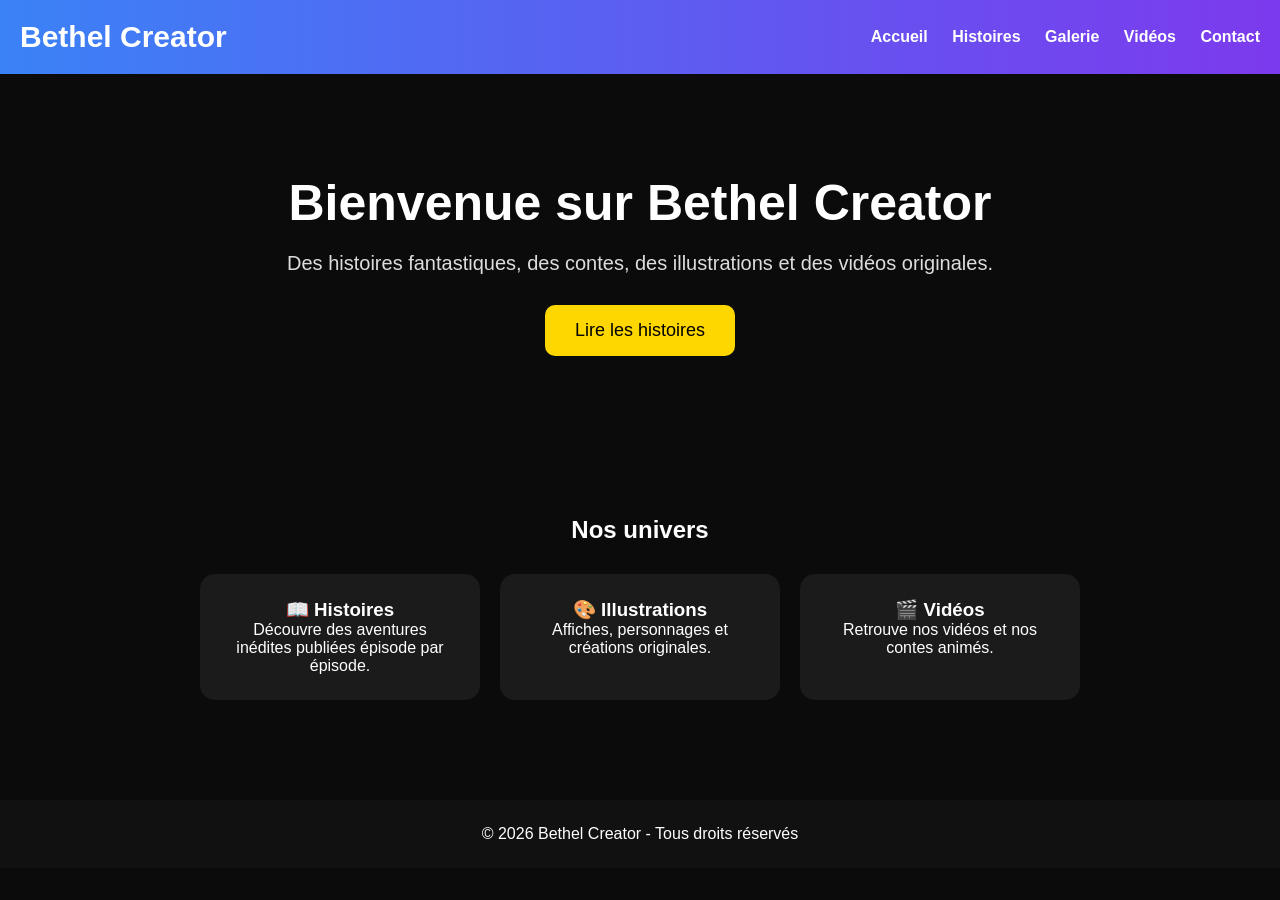
<file: index.html>
<!DOCTYPE html>
<html lang="fr">
<head>
<meta charset="UTF-8">
<meta name="viewport" content="width=device-width, initial-scale=1.0">
<title>Bethel Creator</title>

<style>
*{
margin:0;
padding:0;
box-sizing:border-box;
font-family:Arial, Helvetica, sans-serif;
}

body{
background:#0b0b0b;
color:white;
}

header{
background:linear-gradient(90deg,#3b82f6,#7c3aed);
padding:20px;
display:flex;
justify-content:space-between;
align-items:center;
}

header h1{
font-size:30px;
}

nav a{
color:white;
text-decoration:none;
margin-left:20px;
font-weight:bold;
}

.hero{
text-align:center;
padding:100px 20px;
}

.hero h2{
font-size:50px;
margin-bottom:20px;
}

.hero p{
font-size:20px;
color:#ddd;
margin-bottom:30px;
}

button{
padding:15px 30px;
font-size:18px;
background:#ffd700;
border:none;
border-radius:10px;
cursor:pointer;
}

section{
padding:60px 20px;
text-align:center;
}

.cards{
display:flex;
justify-content:center;
flex-wrap:wrap;
gap:20px;
margin-top:30px;
}

.card{
background:#1b1b1b;
padding:25px;
width:280px;
border-radius:15px;
transition:.3s;
}

.card:hover{
transform:scale(1.05);
}

footer{
background:#111;
padding:25px;
text-align:center;
margin-top:40px;
}
</style>

</head>

<body>

<header>

<h1>Bethel Creator</h1>

<nav>
<a href="#">Accueil</a>
<a href="#">Histoires</a>
<a href="#">Galerie</a>
<a href="#">Vidéos</a>
<a href="#">Contact</a>
</nav>

</header>

<div class="hero">

<h2>Bienvenue sur Bethel Creator</h2>

<p>Des histoires fantastiques, des contes, des illustrations et des vidéos originales.</p>

<a href="histoires.html">
    <button>Lire les histoires</button>
</a>

</div>

<section>

<h2>Nos univers</h2>

<div class="cards">

<div class="card">
<h3>📖 Histoires</h3>
<p>Découvre des aventures inédites publiées épisode par épisode.</p>
</div>

<div class="card">
<h3>🎨 Illustrations</h3>
<p>Affiches, personnages et créations originales.</p>
</div>

<div class="card">
<h3>🎬 Vidéos</h3>
<p>Retrouve nos vidéos et nos contes animés.</p>
</div>

</div>

</section>

<footer>

© 2026 Bethel Creator - Tous droits réservés

</footer>

</body>
</html>
</file>
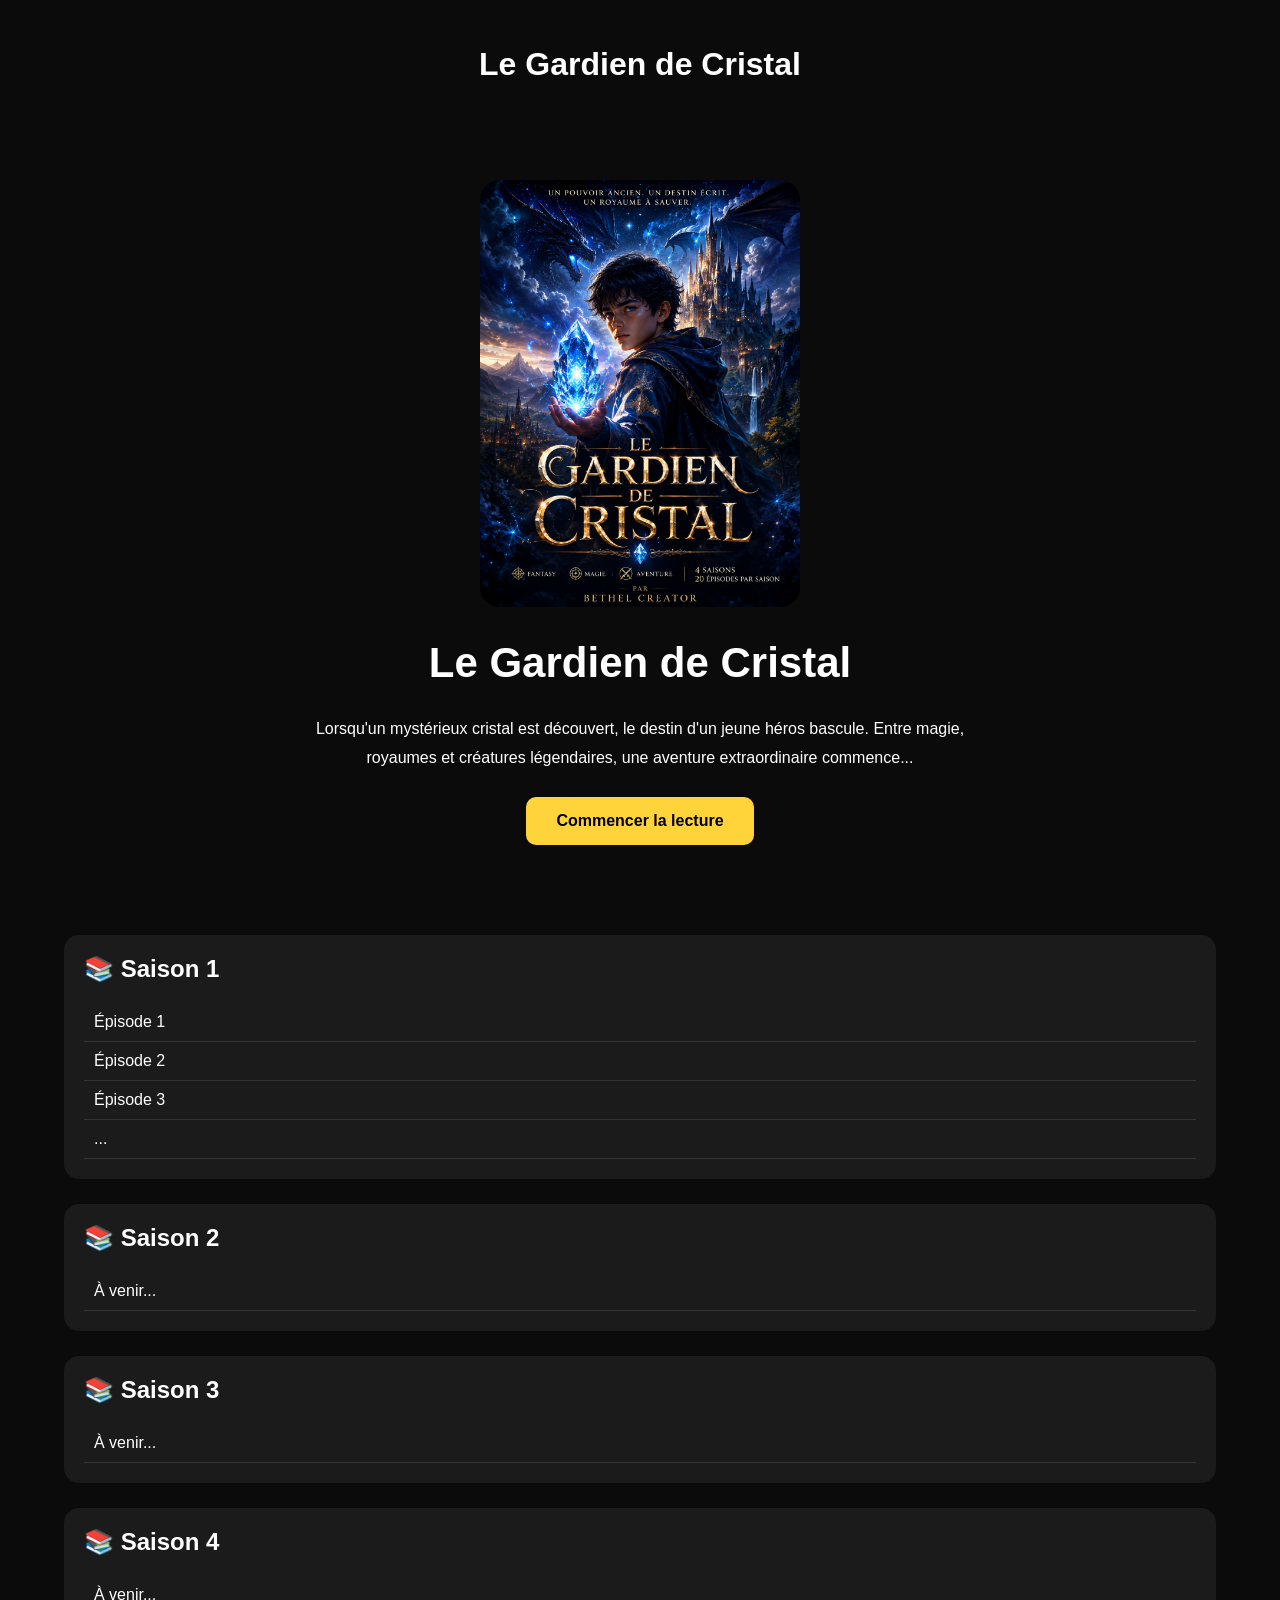
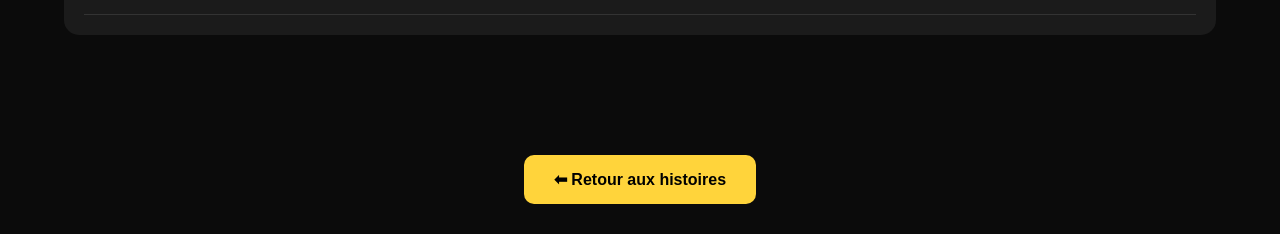
<file: gardien-cristal.html>
<!DOCTYPE html>
<html lang="fr">
<head>
<meta charset="UTF-8">
<meta name="viewport" content="width=device-width, initial-scale=1.0">
<title>Le Gardien de Cristal | Bethel Creator</title>

<style>

body{
    margin:0;
    background:#0b0b0b;
    color:white;
    font-family:Arial,Helvetica,sans-serif;
}

header{
    background:none;
    padding:25px;
    text-align:center;
}

.hero{
    text-align:center;
    padding:50px 20px;
}

.hero img{
    width:320px;
    border-radius:20px;
}

.hero h1{
    font-size:42px;
}

.hero p{
    max-width:700px;
    margin:auto;
    line-height:1.8;
}

.button{
    display:inline-block;
    margin-top:25px;
    background:#FFD43B;
    color:black;
    text-decoration:none;
    padding:15px 30px;
    border-radius:10px;
    font-weight:bold;
}

section{
    width:90%;
    margin:auto;
    padding:40px 0;
}

.season{
    background:#1b1b1b;
    padding:20px;
    border-radius:15px;
    margin-bottom:25px;
}

.season h2{
    margin-top:0;
}

.episode{
    padding:10px;
    border-bottom:1px solid #333;
}

footer{
    text-align:center;
    padding:30px;
}

</style>

</head>

<body>

<header>

<h1>Le Gardien de Cristal</h1>

</header>

<div class="hero">

<img src="images/gardien-cristal.png" alt="Le Gardien de Cristal">

<h1>Le Gardien de Cristal</h1>

<p>

Lorsqu'un mystérieux cristal est découvert,
le destin d'un jeune héros bascule.
Entre magie, royaumes et créatures légendaires,
une aventure extraordinaire commence...

</p>

<a class="button" href="#">Commencer la lecture</a>

</div>

<section>

<div class="season">

<h2>📚 Saison 1</h2>

<div class="episode">Épisode 1</div>
<div class="episode">Épisode 2</div>
<div class="episode">Épisode 3</div>
<div class="episode">...</div>

</div>

<div class="season">

<h2>📚 Saison 2</h2>

<div class="episode">À venir...</div>

</div>

<div class="season">

<h2>📚 Saison 3</h2>

<div class="episode">À venir...</div>

</div>

<div class="season">

<h2>📚 Saison 4</h2>

<div class="episode">À venir...</div>

</div>

</section>

<footer>

<a class="button" href="histoires.html">⬅ Retour aux histoires</a>

</footer>

</body>

</html>
</file>
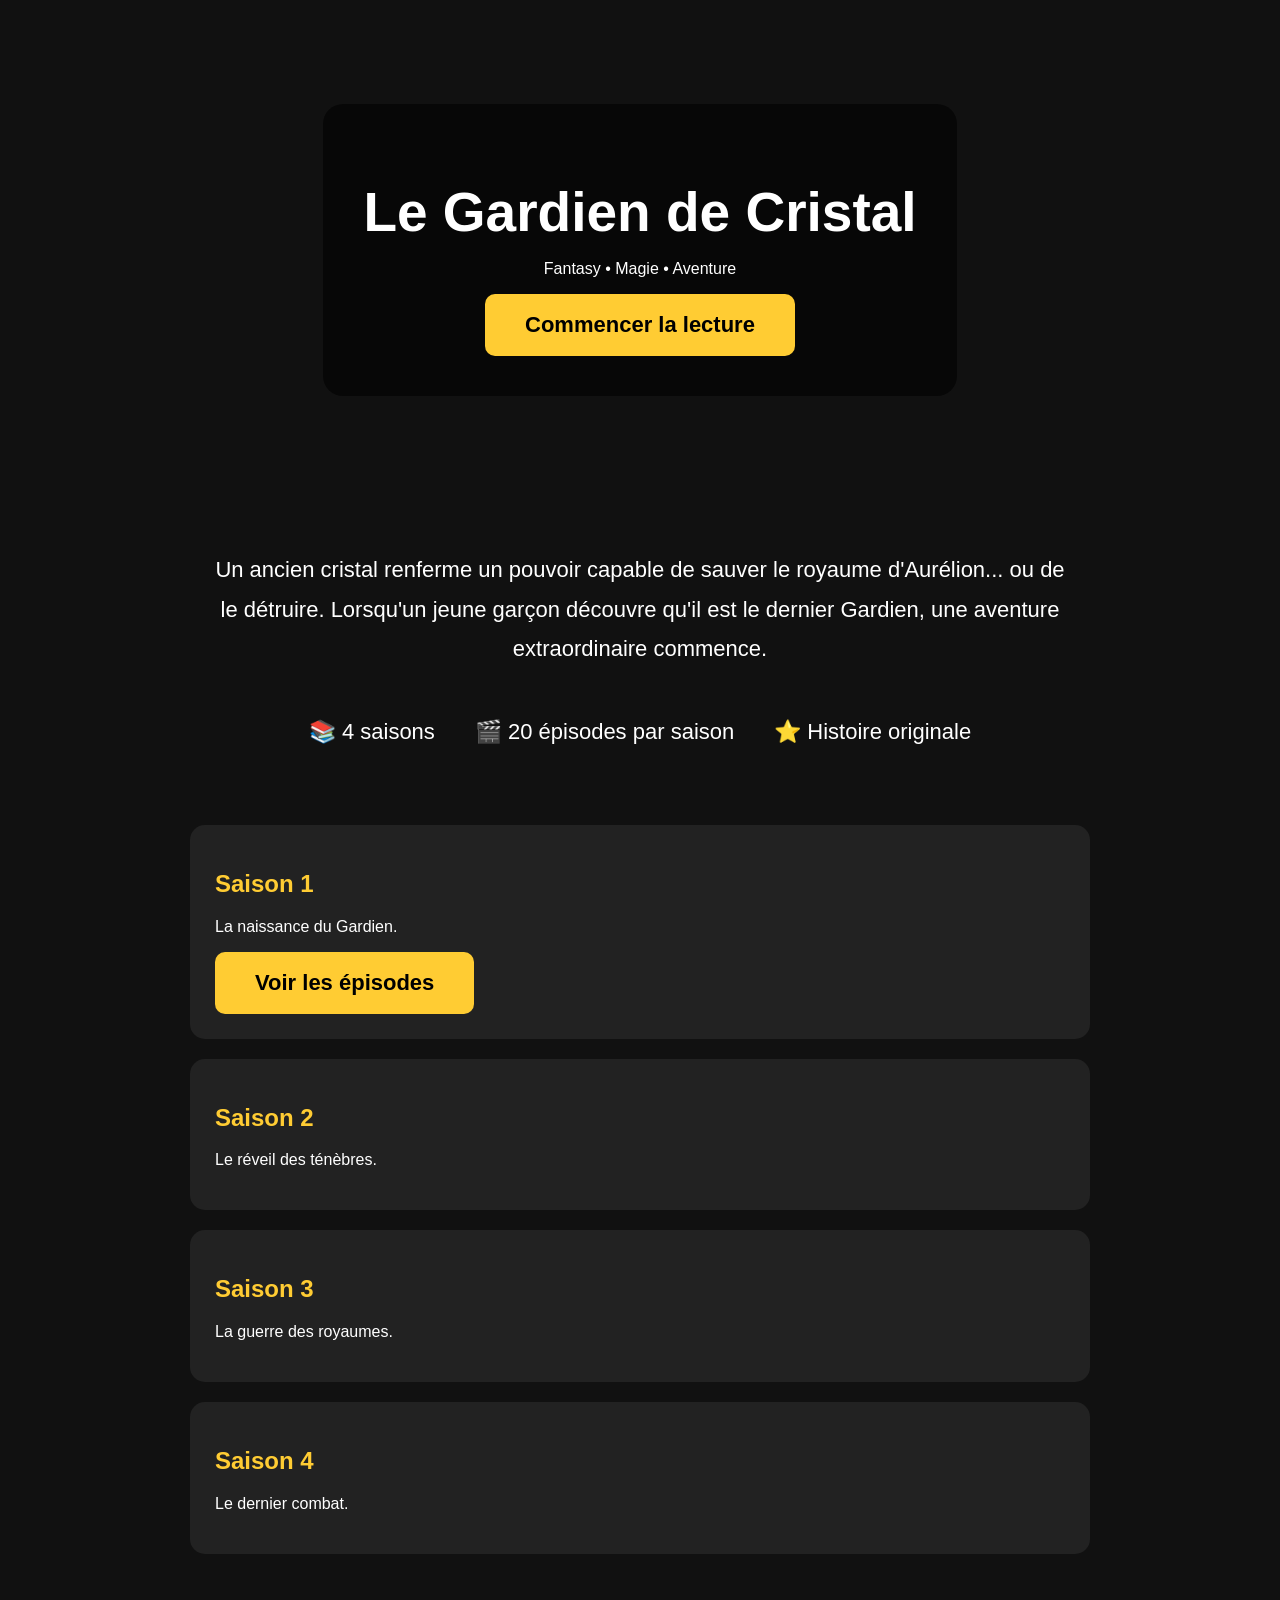
<file: histoires.html>
<!DOCTYPE html>
<html lang="fr">
<head>
<meta charset="UTF-8">
<meta name="viewport" content="width=device-width, initial-scale=1.0">

<title>Le Gardien de Cristal</title>

<link rel="stylesheet" href="css/css/style.css">

<style>

body{
margin:0;
font-family:Arial,Helvetica,sans-serif;
background:#111;
color:white;
}

.hero{

height:500px;

background:url("https://picsum.photos/1600/900?random=7") center/cover;

display:flex;

justify-content:center;

align-items:center;

}

.overlay{

background:rgba(0,0,0,.6);

padding:40px;

border-radius:20px;

text-align:center;

}

h1{

font-size:55px;

margin-bottom:15px;

}

.resume{

max-width:850px;

margin:auto;

font-size:22px;

line-height:1.8;

padding:50px;

text-align:center;

}

.info{

display:flex;

justify-content:center;

gap:40px;

font-size:22px;

margin-bottom:40px;

flex-wrap:wrap;

}

.btn{

display:inline-block;

padding:18px 40px;

background:#ffcc33;

color:black;

font-weight:bold;

text-decoration:none;

border-radius:10px;

font-size:22px;

}

.saisons{

max-width:900px;

margin:50px auto;

padding:30px;

}

.saison{

background:#222;

padding:25px;

margin-bottom:20px;

border-radius:15px;

}

.saison h2{

color:#ffcc33;

}

</style>

</head>

<body>

<div class="hero">

<div class="overlay">

<h1>Le Gardien de Cristal</h1>

<p>Fantasy • Magie • Aventure</p>

<a class="btn" href="#">Commencer la lecture</a>

</div>

</div>

<div class="resume">

Un ancien cristal renferme un pouvoir capable de sauver le royaume d'Aurélion... ou de le détruire. Lorsqu'un jeune garçon découvre qu'il est le dernier Gardien, une aventure extraordinaire commence.

</div>

<div class="info">

<div>📚 4 saisons</div>

<div>🎬 20 épisodes par saison</div>

<div>⭐ Histoire originale</div>

</div>

<div class="saisons">

<div class="saison">

<h2>Saison 1</h2>

<p>La naissance du Gardien.</p>

<a class="btn" href="#">Voir les épisodes</a>

</div>

<div class="saison">

<h2>Saison 2</h2>

<p>Le réveil des ténèbres.</p>

</div>

<div class="saison">

<h2>Saison 3</h2>

<p>La guerre des royaumes.</p>

</div>

<div class="saison">

<h2>Saison 4</h2>

<p>Le dernier combat.</p>

</div>

</div>

</body>

</html>
</file>
<file: css/css/style.css>
/* Style Bethel Creator */
</file>
